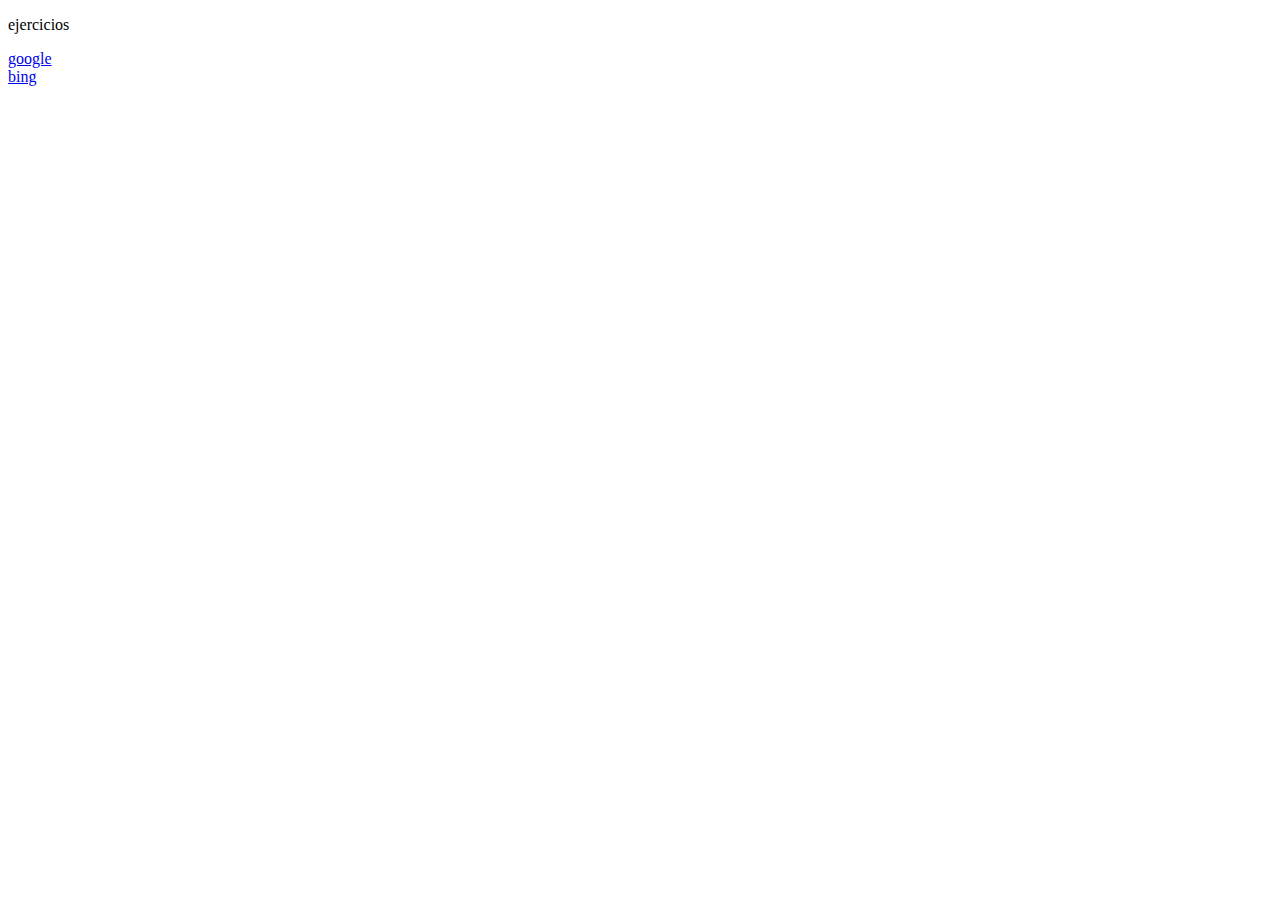
<file: index.html>
<!DOCTYPE html>
<html lang="en">
<head>
    <meta charset="UTF-8">
    <meta name="viewport" content="width=device-width, initial-scale=1.0">
    <title>T 05</title>
</head>
<body>
    <p>ejercicios</p>
    <a href="./google/index.html">google</a> <br>
    <a href="./bing/index.html">bing</a> <br>
</body>
</html>
</file>
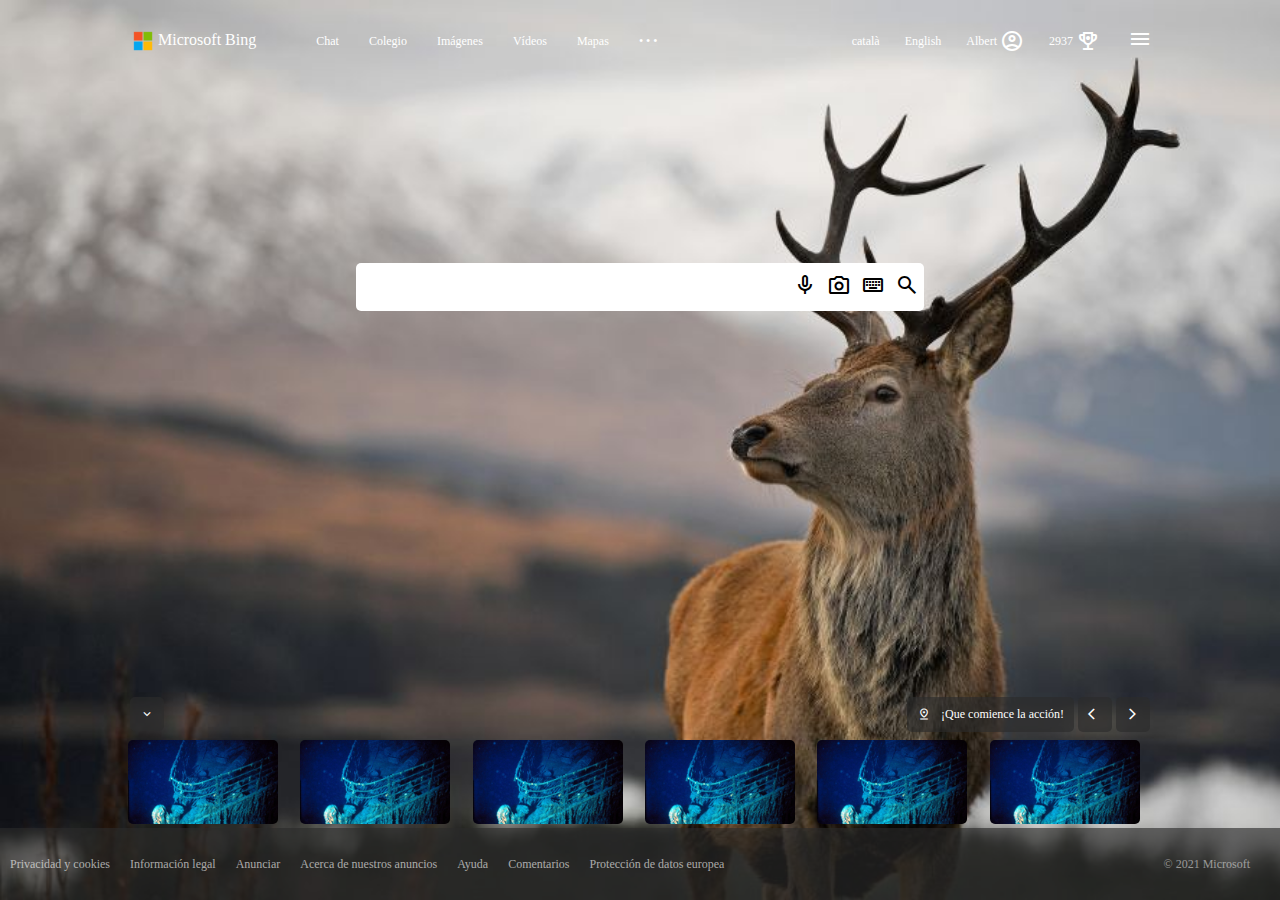
<file: bing/index.html>
<!DOCTYPE html>
<html lang="en">
<head>
    <meta charset="UTF-8">
    <meta name="viewport" content="width=device-width, initial-scale=1.0">
    <link rel="stylesheet" type="text/css" href="./css/style.css">
    <link rel="stylesheet" href="https://fonts.googleapis.com/css2?family=Material+Symbols+Outlined:opsz,wght,FILL,GRAD@48,400,0,0" />
    <title>bing</title>
</head>
<body>
    <div class="container">
        <div class="container-nav">
            <div class="container-nav-left">
                <div class="container-nav-left-logo">
                    <img src="./img/logoMicrosoft.png" alt="">
                    <p>Microsoft Bing</p>
                </div>
                <div id="nav-chat" class="container-nav-left-link">Chat</div>
                <div class="container-nav-left-link">Colegio</div>
                <div class="container-nav-left-link">Imágenes</div>
                <div class="container-nav-left-link">Vídeos</div>
                <div class="container-nav-left-link">Mapas</div>
                <div class="container-nav-left-link">• • •</div>
            </div>
            <div class="container-nav-right">
                <div class="container-nav-right-link">català</div>
                <div class="container-nav-right-link">English</div>
                <div id="profile" class="container-nav-right-link with-icon">
                    <p>Albert</p> 
                    <span class="material-symbols-outlined">account_circle</span>
                </div>
                <div class="container-nav-right-link with-icon">
                    <p>2937</p>
                    <span class="material-symbols-outlined">rewarded_ads</span>
                </div>
                <div class="container-nav-right-link">
                    <span class="material-symbols-outlined">menu</span>
                </div>
            </div>
        </div>
        <div class="container-main">
            <div class="container-main-browser">
                <input type="text">
                <div class="container-main-browser-icons">
                    <span class="material-symbols-outlined">mic</span>
                </div>
                <div class="container-main-browser-icons">
                    <span class="material-symbols-outlined">photo_camera</span>
                </div>
                <div class="container-main-browser-icons">
                    <span class="material-symbols-outlined">keyboard</span>
                </div>
                <div class="container-main-browser-icons"><span class="material-symbols-outlined">search</span></div>
            </div>
            <div class="container-main-news">
                <div class="container-main-news-functions">
                    <div class="container-main-news-functions-left">
                        <div class="container-main-news-functions-buttons ">
                            <span class="material-symbols-outlined">expand_more</span>
                        </div>
                    </div>
                    <div class="container-main-news-functions-right">
                        <div class="container-main-news-functions-buttons">
                            <span class="material-symbols-outlined bigger-span">pin_drop</span>
                            <p>¡Que comience la acción!</p>
                        </div>
                        <div class="container-main-news-functions-buttons">
                            <span class="material-symbols-outlined">arrow_back_ios</span>
                        </div>
                        <div class="container-main-news-functions-buttons">
                            <span class="material-symbols-outlined">arrow_forward_ios</span>
                        </div>
                    </div>
                </div>
                <div class="container-main-news-grid">
                    <div class="container-main-news-grid-rows">
                        <img src="./img/new1.jpeg" alt="imagen noticia">
                    </div>
                    <div class="container-main-news-grid-rows">
                        <img src="./img/new1.jpeg" alt="imagen noticia">
                    </div>
                    <div class="container-main-news-grid-rows">
                        <img src="./img/new1.jpeg" alt="imagen noticia">
                    </div>
                    <div class="container-main-news-grid-rows">
                        <img src="./img/new1.jpeg" alt="imagen noticia">
                    </div>
                    <div class="container-main-news-grid-rows">
                        <img src="./img/new1.jpeg" alt="imagen noticia">
                    </div>
                    <div class="container-main-news-grid-rows">
                        <img src="./img/new1.jpeg" alt="imagen noticia">
                    </div>
                </div>
            </div>
        </div>
    </div>
    <footer>
        <div class="footer-links">
            <div>Privacidad y cookies</div>
            <div>Información legal</div>
            <div>Anunciar</div>
            <div>Acerca de nuestros anuncios</div>
            <div>Ayuda</div>
            <div>Comentarios</div>
            <div>Protección de datos europea</div>
        </div>
        <div class="footer-copyright-microsoft">&copy; 2021 Microsoft</div>
    </footer>
</body>
</html>
</file>
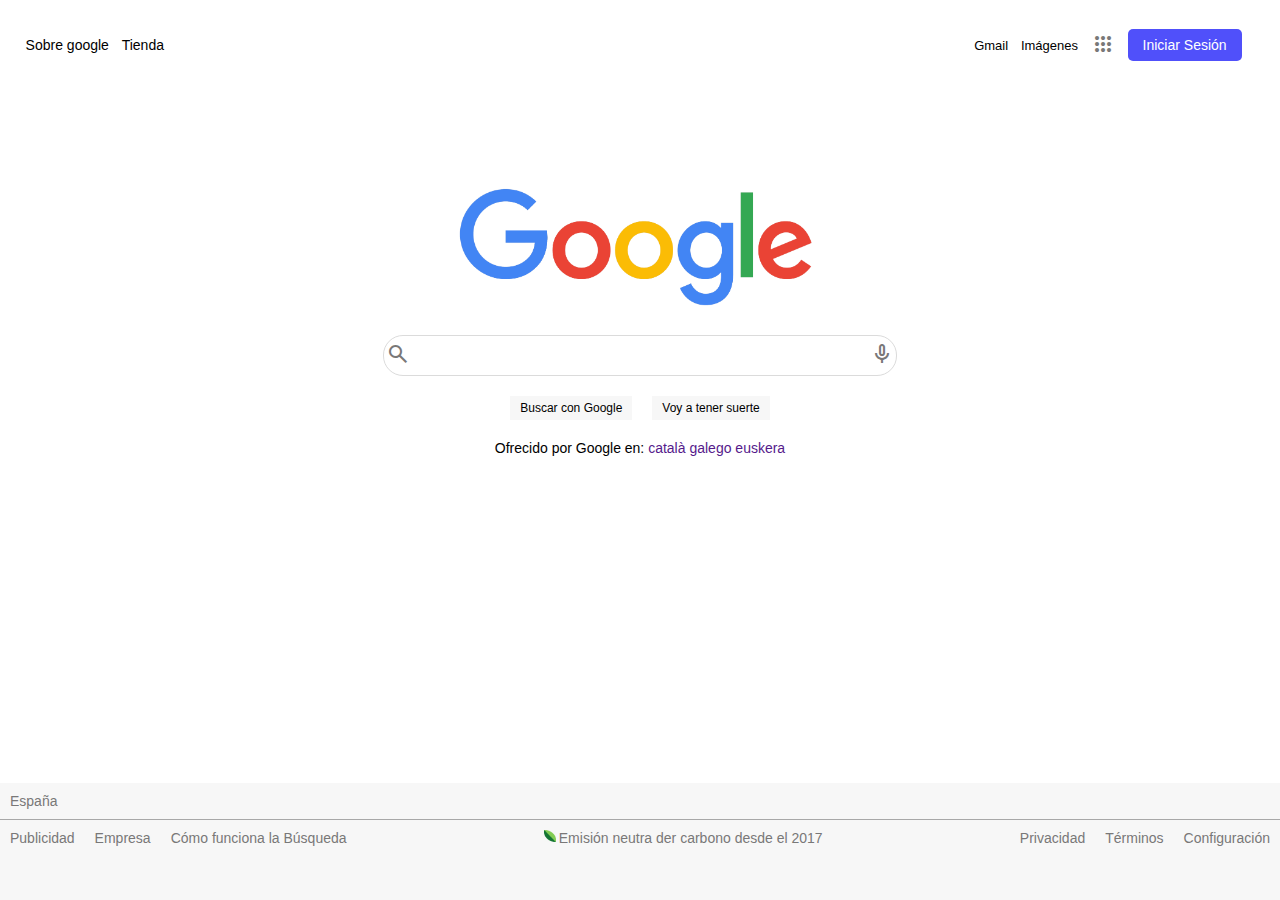
<file: google/index.html>
<!DOCTYPE html>
<html lang="en">
<head>
    <meta charset="UTF-8">
    <meta name="viewport" content="width=device-width, initial-scale=1.0">
    <link rel="stylesheet" type="text/css" href="./css/style.css">
    <link rel="stylesheet" href="https://fonts.googleapis.com/css2?family=Material+Symbols+Outlined:opsz,wght,FILL,GRAD@20..48,100..700,0..1,-50..200" />
    <title>Google</title>
</head>
<body>
    <div class="container">
        <div class="container-nav">
            <div class="container-nav-left">
                <div class="container-nav-left-link"><a class="no-decoration-link" href="#">Sobre google</a></div>
                <div class="container-nav-left-link"><a class="no-decoration-link" href="#">Tienda</a></div>
            </div>
            <div class="container-nav-right">
                <div class="container-nav-right-link"><a class="no-decoration-link" href="#">Gmail</a></div>
                <div class="container-nav-right-link"><a class="no-decoration-link" href="#">Imágenes</a></div>
                <div class="container-nav-right-link"><a href="#"><span class="material-symbols-outlined">apps</span></a></div>
                <div id="login-button" class="container-nav-right-link"><a class="no-decoration-link" href="#">Iniciar Sesión</a></div>
            </div>
        </div>
        <div class="container-main">
            <div class="container-main-content">
                <img class="container-main-content-img" src="./img/Google.png" alt="Google logo">
                <div class="container-main-content-browser">
                    <div class="container-main-content-browser-search-button"><a class="no-decoration-link" href="#"><span class="material-symbols-outlined">search</span></a></div>
                    <input type="text">
                    <div class="container-main-content-browser-mic-button"><a class="no-decoration-link" href="#"><span class="material-symbols-outlined">mic</span></a></div>
                </div>
                <div class="container-main-content-links">
                    <div class="container-main-content-links-link"><a class="no-decoration-link" href="#">Buscar con Google</a></div>
                    <div class="container-main-content-links-link"><a class="no-decoration-link" href="#">Voy a tener suerte</a></div>
                </div>
                <div class="container-main-content-languages">Ofrecido por Google en: <a href="">català</a> <a href="">galego</a> <a href="">euskera</a></div>
            </div>
        </div>
        <div class="container-footer">
            <div class="container-footer-top">España</div>
            <div class="container-footer-bottom">
                <div class="container-footer-bottom-left">
                    <div class="container-footer-bottom-left-link"><a class="no-decoration-link" href="#">Publicidad</a></div>
                    <div class="container-footer-bottom-left-link"><a class="no-decoration-link" href="#">Empresa</a></div>
                    <div class="container-footer-bottom-left-link"><a class="no-decoration-link" href="#">Cómo funciona la Búsqueda</a></div>
                </div>
                <div class="container-footer-bottom-middle">
                    <img src="[data-uri]" alt="hoja">
                    <div><a class="no-decoration-link" href="#">Emisión neutra der carbono desde el 2017</a></div>
                    
                </div>
                <div class="container-footer-bottom-right">
                    <div class="container-footer-bottom-right-link"><a class="no-decoration-link" href="#">Privacidad</a></div>
                    <div class="container-footer-bottom-right-link"><a class="no-decoration-link" href="#">Términos</a></div>
                    <div class="container-footer-bottom-right-link"><a class="no-decoration-link" href="#">Configuración</a></div>
                </div>
            </div>
        </div>
    </div>
    </body>
</body>
</html>
</file>
<file: bing/css/style.css>
body{
    background-image: url(../img/ciervo.jpg);
    background-repeat: no-repeat;
    background-size: cover;
    margin: 0;
}

.container{
    width: 80vw;
    margin: auto;
    height: 92vh;
}
/* NAV BAR */
.container-nav{
    height: 10%;
    display: flex;
    justify-content: space-between;
}

.container-nav-left-logo{
    display: flex;
    margin-right: 30px;
}

.container-nav-left-logo img{
    width: 20px;
    margin: 0 5px;
}

.container-nav-left-logo p{
    margin: 0;
    color: white;
}

.container-nav-left{
    display: flex;
    align-items: center;
}

.container-nav-left-link{
    color: white;
    margin-left: 30px;
    font-size: 12px;
}

.container-nav-right{
    display: flex;
    align-items: center;
}

.container-nav-right-link{
    color: white;
    margin-left: 25px;
    font-size: 12px;
}

.with-icon{
    display: flex;
    align-items: center;
}

.container-nav-right-link span{
    margin-left: 3px;
}

/* BROWSER */

.container-main{
    height: 90%;
    display: flex;
    align-items: center;
    flex-direction: column;
    justify-content: space-between;
}

.container-main-browser{
    margin-top: 20vh;
    display: flex;
    border-radius: 5px;
    
    background-color: white;
}

.container-main-browser-icons{
    margin: 10px 5px;
}

.container-main-browser input{
    border: none;
    color: inherit;
    background-color: transparent;
    margin-left: 5px;
    width: 33vw;
}

.container-main-browser input:focus {
    outline: none;
}

/* MAIN NEWS */

.container-main-news{
    width: 100%;
}

.container-main-news-functions{
    display: flex;
    justify-content: space-between;
    text-align: center;
}

.container-main-news-functions-right{
    display: flex;
    flex-direction: row;
    justify-content: space-between;
}   

.container-main-news-functions-right p{
    margin: 0;
}   

.container-main-news-functions-buttons{
    display: flex;
    background-color: rgba(43, 43, 43, 0.644);
    color: white;
    font-size: 12px;
    padding: 10px;
    border-radius: 5px;
    margin: 8px 2px;
}

.container-main-news-functions-buttons span{
    font-size: 14px;
}

.container-main-news-functions-buttons p{
    padding-left: 10px;
}

.container-main-news-grid{
    display: grid;
    grid-template-columns: 1fr 1fr 1fr 1fr 1fr 1fr;
    height: 20%;
    grid-gap: 10px;
}

.container-main-news-grid-rows img{
    width: 150px;
    border-radius: 5px;
}



/* FOOTER */

footer{
    height: 8vh;
    background-color: rgba(43, 43, 43, 0.637);
    display: flex;
    justify-content: space-between;
    align-items: center;

}

.footer-links{
    display: flex;
}
.footer-links div{
    color: rgba(255, 255, 255, 0.616);
    font-size: 12px;
    margin: 0 10px;
}

.footer-copyright-microsoft{
    color: rgba(255, 255, 255, 0.5);
    font-size: 12px;
    margin-right: 30px;
}
</file>
<file: google/css/style.css>
body{
    margin: 0;
    font-family: arial,sans-serif;
}

/* Lo uso para quitar los estilos a todos los enlaces */

.no-decoration-link{
    text-decoration: none;
    color: black;
}

.container{
    display: felx;
    flex-direction: column;
    width: 100vw;
}

/* Navigation bar */
.container-nav{
    height: 10vh;
    display: flex;
    flex-direction: row;
    justify-content: space-between;
}

.container-nav-left{
    display: flex;
    margin-left: 2vw;
    align-items: center;
}

.container-nav-left-link{
    margin-right: 1vw;
    font-size: 14px;
}

.container-nav-right{
    display: flex;
    margin-right: 2vw;
    align-items: center;
}

.container-nav-right-link{
    margin-right: 1vw;
    font-size: 13px;
}

.container-nav-right-link span{
    color: rgb(121, 120, 120);
}

#login-button{
    background-color: rgb(80, 80, 250);
    padding: 8px 15px;
    border-radius: 5px;
    font-size: 14px;
}

/* Tengo que poner el color específicamente en el a porque arribo lo he puesto negro. */
#login-button a{
    color: white;
}

/* Main content */

.container-main{
    display: flex;
    height: 77vh;
    justify-content: center;
    
}

.container-main-content{
    display: flex;
    flex-direction: column;
    align-items: center;
    width: 40vw;
    height: 100%;
}

.container-main-content-img{
    margin-top: 10vh;
    height: 15vh;
}

.container-main-content-browser{
    border: 1px solid rgb(219, 219, 219);
    border-radius: 20px;
    padding: 4px 0;
    display: flex;
    width: 100%;
    margin-top: 20px;
    justify-content: space-between;
}

.container-main-content-browser-search-button{
    margin: 2px;
    font-size: 13px;
}

.container-main-content-browser-search-button span{
    color:  rgb(121, 120, 120);
}

input{
    width: 90vh;
    border: none;
    background: none;
}

input:focus{
    outline: none;
}

.container-main-content-browser-mic-button{
    margin: 2px;
    font-size: 13px;
}

.container-main-content-browser-mic-button span{
    color: rgb(121, 120, 120);
}

.container-main-content-links{
    display: flex;
    width: 100%;
    justify-content: center;
    font-size: 12px;
    margin-top: 20px;
}

.container-main-content-links-link{
    margin: 0 10px;
    padding: 5px 10px;
    background-color: rgb(247, 247, 247);
}

.container-main-content-languages{
    font-size: 14px;
    margin-top: 20px;
}

.container-main-content-languages a{
    text-decoration: none;
}


/* Footer */

.container-footer{
    height: 13vh;
    background-color: rgb(247, 247, 247);
    color: rgb(121, 120, 120);
}

.container-footer a{
    color: rgb(121, 120, 120);
}

.container-footer-top{
    font-size: 14px;
    padding: 10px;
    border-bottom: 1px solid rgb(168, 168, 168);
}

.container-footer-bottom{
    display: flex;
    justify-content: space-between;
    font-size: 14px;
    padding: 10px 0;
}

.container-footer-bottom-right{
    display: flex;
}

.container-footer-bottom-right-link{
    margin: 0px 10px;
}

.container-footer-bottom-middle{
    display: flex;
}

.container-footer-bottom-middle img{
    width: 12px;
    height: 12px;
    margin-right: 3px;
}

.container-footer-bottom-left-link{
    margin: 0px 10px;
}
.container-footer-bottom-left{
    display: flex;
}
</file>
